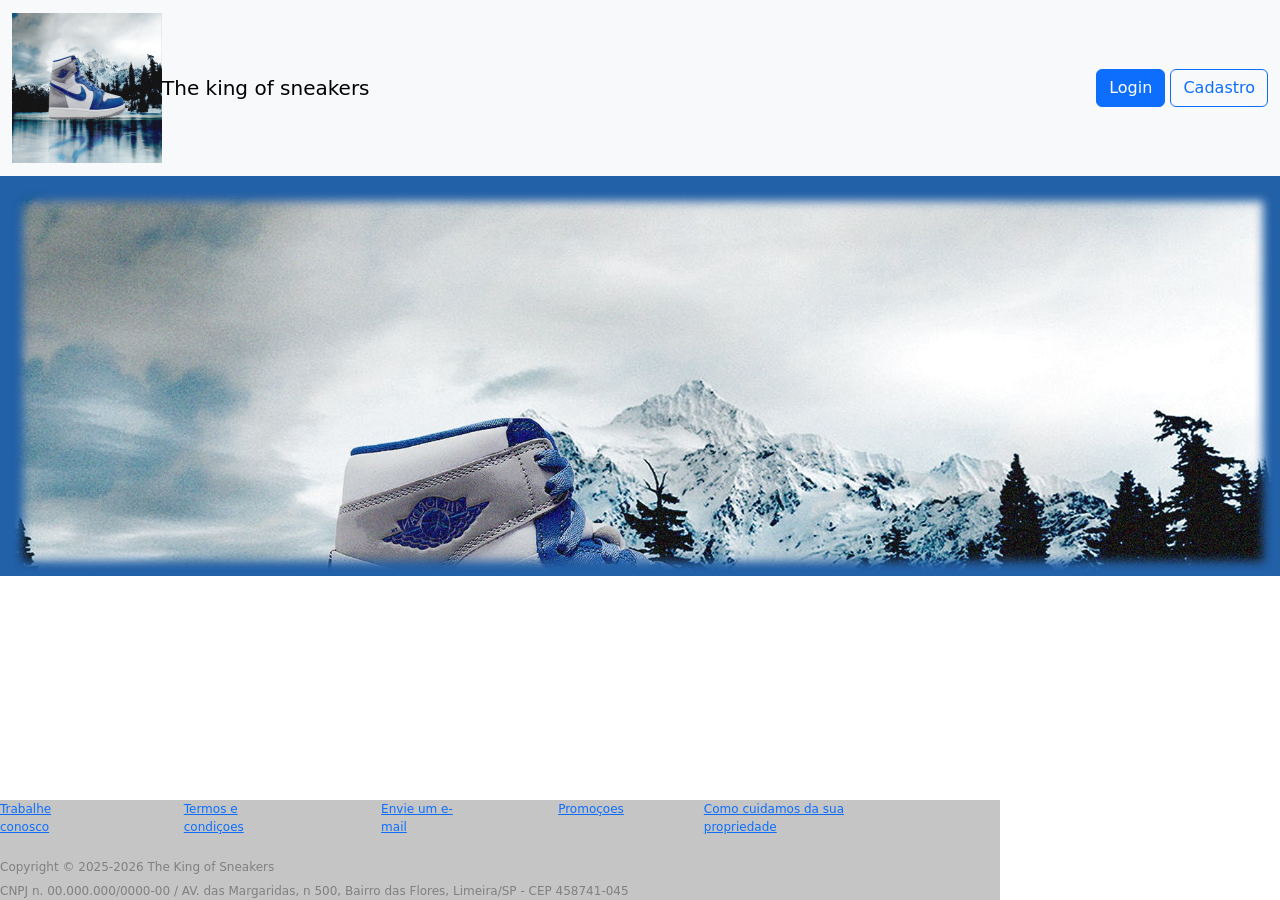
<file: index.html>
<!DOCTYPE html>
<html lang="pt-br">

<head>
    <meta charset="UTF-8">
    <meta name="viewport" content="width=device-width, initial-scale=1.0">
    <!--fontes-->
    <link rel="preconnect" href="https://fonts.googleapis.com">
    <link rel="preconnect" href="https://fonts.gstatic.com" crossorigin>
    <link href="https://fonts.googleapis.com/css2?family=Roboto:wght@100..900&display=swap" rel="stylesheet">
    <!--css-->
    <link rel="stylesheet" href="./css/index.css">
    <link rel="stylesheet" href="./css/style.css">
    <!--Bootstrap-->
    <link href="https://cdn.jsdelivr.net/npm/bootstrap@5.3.8/dist/css/bootstrap.min.css" rel="stylesheet"
        integrity="sha384-sRIl4kxILFvY47J16cr9ZwB07vP4J8+LH7qKQnuqkuIAvNWLzeN8tE5YBujZqJLB" crossorigin="anonymous">
    <title>The king of sneakers</title>
</head>
<!-- Cor de fundo da página e fonte -->

<body>
    <!--Navegação 2.0-->
    <nav class="navbar bg-body-tertiary">
        <div class="container-fluid">
            <a class="navbar-brand" href="#">
                <div class="d-flex align-items-center">
                    <img src="./assets/Air-Jordan-1-Retro-High-OG-True-Blue-White-Cement-Grey-DZ5485-410--12-30-22--feature02.jpg"
                        alt="Logo" width="30" height="24" class="d-inline-block align-text-top">
                    The king of sneakers
                </div>
            </a>
            <div>
                <a href="./pages/login.html" type="button" class="btn btn-primary">Login</a>
                <a href="./pages/cadastro.html" type="button" class="btn btn-outline-primary">Cadastro</a>
            </div>
        </div>
    </nav>
    <!--Navegação 1.0
        <header class="header-style">
            <div class="center">
                <img src="../assets/Air-Jordan-1-Retro-High-OG-True-Blue-White-Cement-Grey-DZ5485-410--12-30-22--feature02.jpg">
                </img>
                <h1 class="h1-style">
                The king of sneakers
                </h1>
                </div>           
                <div>
                <button onclick="document.location='login.html'" class="button1-style">
                    Login
                </button>
                <button onclick="document.location='cadastro.html'" class="button2-style">
                    Cadastro
                </button>
            </div>        
        </header> -->
    <section>
        <h1>

        </h1>
    </section>
    <footer class="footer-style">
        <div style="display: flex;">
            <p class="pad-right">
                <a href="./index.html">
                    Trabalhe conosco
                </a>

            </p>
            <p class="pad-right">
                <a href="./index.html">
                    Termos e condiçoes
                </a>
            </p>
            <p class="pad-right">
                <a href="mailto:vinicius.absantos1@senac.edu.br">
                    Envie um e-mail
                </a>
            </p>
            <p class="pad-right">
                <a href="./index.html">
                    Promoçoes
                </a>
            </p>
            <p class="pad-right">
                <a href="./index.html">
                    Como cuidamos da sua propriedade
                </a>
            </p>
        </div>
        <div class="footer-font2">
            Copyright © 2025-2026 The King of Sneakers
        </div>
        <div class="footer-font2">
            CNPJ n. 00.000.000/0000-00 / AV. das Margaridas, n 500, Bairro das Flores, Limeira/SP - CEP 458741-045
        </div>
    </footer>
    <!--JS Bootstrap-->
    <script src="https://cdn.jsdelivr.net/npm/bootstrap@5.3.8/dist/js/bootstrap.bundle.min.js"
        integrity="sha384-FKyoEForCGlyvwx9Hj09JcYn3nv7wiPVlz7YYwJrWVcXK/BmnVDxM+D2scQbITxI"
        crossorigin="anonymous"></script>
</body>

</html>
<style>

</style>
</file>
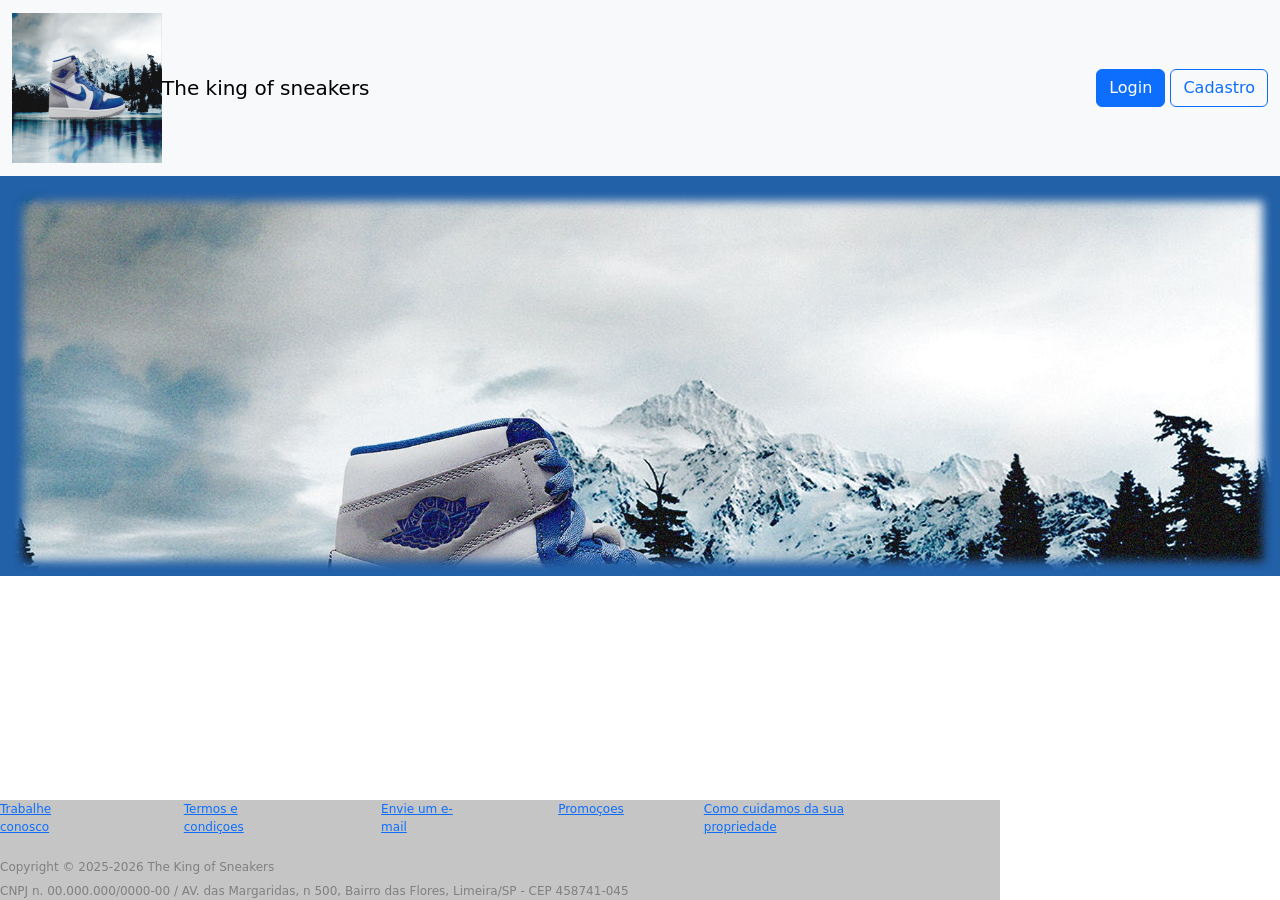
<file: pages/index.html>
<!DOCTYPE html>
<html lang="pt-br">

<head>
    <meta charset="UTF-8">
    <meta name="viewport" content="width=device-width, initial-scale=1.0">
    <!--fontes-->
    <link rel="preconnect" href="https://fonts.googleapis.com">
    <link rel="preconnect" href="https://fonts.gstatic.com" crossorigin>
    <link href="https://fonts.googleapis.com/css2?family=Roboto:wght@100..900&display=swap" rel="stylesheet">
    <!--css-->
    <link rel="stylesheet" href="../css/index.css">
    <link rel="stylesheet" href="../css/style.css">
    <!--Bootstrap-->
    <link href="https://cdn.jsdelivr.net/npm/bootstrap@5.3.8/dist/css/bootstrap.min.css" rel="stylesheet"
        integrity="sha384-sRIl4kxILFvY47J16cr9ZwB07vP4J8+LH7qKQnuqkuIAvNWLzeN8tE5YBujZqJLB" crossorigin="anonymous">
    <title>The king of sneakers</title>
</head>
<!-- Cor de fundo da página e fonte -->

<body>
    <!--Navegação 2.0-->
    <nav class="navbar bg-body-tertiary">
        <div class="container-fluid">
            <a class="navbar-brand" href="#">
                <div class="d-flex align-items-center">
                    <img src="../assets/Air-Jordan-1-Retro-High-OG-True-Blue-White-Cement-Grey-DZ5485-410--12-30-22--feature02.jpg"
                        alt="Logo" width="30" height="24" class="d-inline-block align-text-top">
                    The king of sneakers
                </div>
            </a>
            <div>
                <a href="../pages/login.html" type="button" class="btn btn-primary">Login</a>
                <a href="../pages/cadastro.html" type="button" class="btn btn-outline-primary">Cadastro</a>
            </div>
        </div>
    </nav>
    <!--Navegação 1.0
        <header class="header-style">
            <div class="center">
                <img src="../assets/Air-Jordan-1-Retro-High-OG-True-Blue-White-Cement-Grey-DZ5485-410--12-30-22--feature02.jpg">
                </img>
                <h1 class="h1-style">
                The king of sneakers
                </h1>
                </div>           
                <div>
                <button onclick="document.location='login.html'" class="button1-style">
                    Login
                </button>
                <button onclick="document.location='cadastro.html'" class="button2-style">
                    Cadastro
                </button>
            </div>        
        </header> -->
    <section>
        <h1>

        </h1>
    </section>
    <footer class="footer-style">
        <div style="display: flex;">
            <p class="pad-right">
                <a href="../pages/index.html">
                    Trabalhe conosco
                </a>

            </p>
            <p class="pad-right">
                <a href="../pages/index.html">
                    Termos e condiçoes
                </a>
            </p>
            <p class="pad-right">
                <a href="mailto:vinicius.absantos1@senac.edu.br">
                    Envie um e-mail
                </a>
            </p>
            <p class="pad-right">
                <a href="../pages/index.html">
                    Promoçoes
                </a>
            </p>
            <p class="pad-right">
                <a href="../pages/index.html">
                    Como cuidamos da sua propriedade
                </a>
            </p>
        </div>
        <div class="footer-font2">
            Copyright © 2025-2026 The King of Sneakers
        </div>
        <div class="footer-font2">
            CNPJ n. 00.000.000/0000-00 / AV. das Margaridas, n 500, Bairro das Flores, Limeira/SP - CEP 458741-045
        </div>
    </footer>
    <!--JS Bootstrap-->
    <script src="https://cdn.jsdelivr.net/npm/bootstrap@5.3.8/dist/js/bootstrap.bundle.min.js"
        integrity="sha384-FKyoEForCGlyvwx9Hj09JcYn3nv7wiPVlz7YYwJrWVcXK/BmnVDxM+D2scQbITxI"
        crossorigin="anonymous"></script>
</body>

</html>
<style>

</style>
</file>
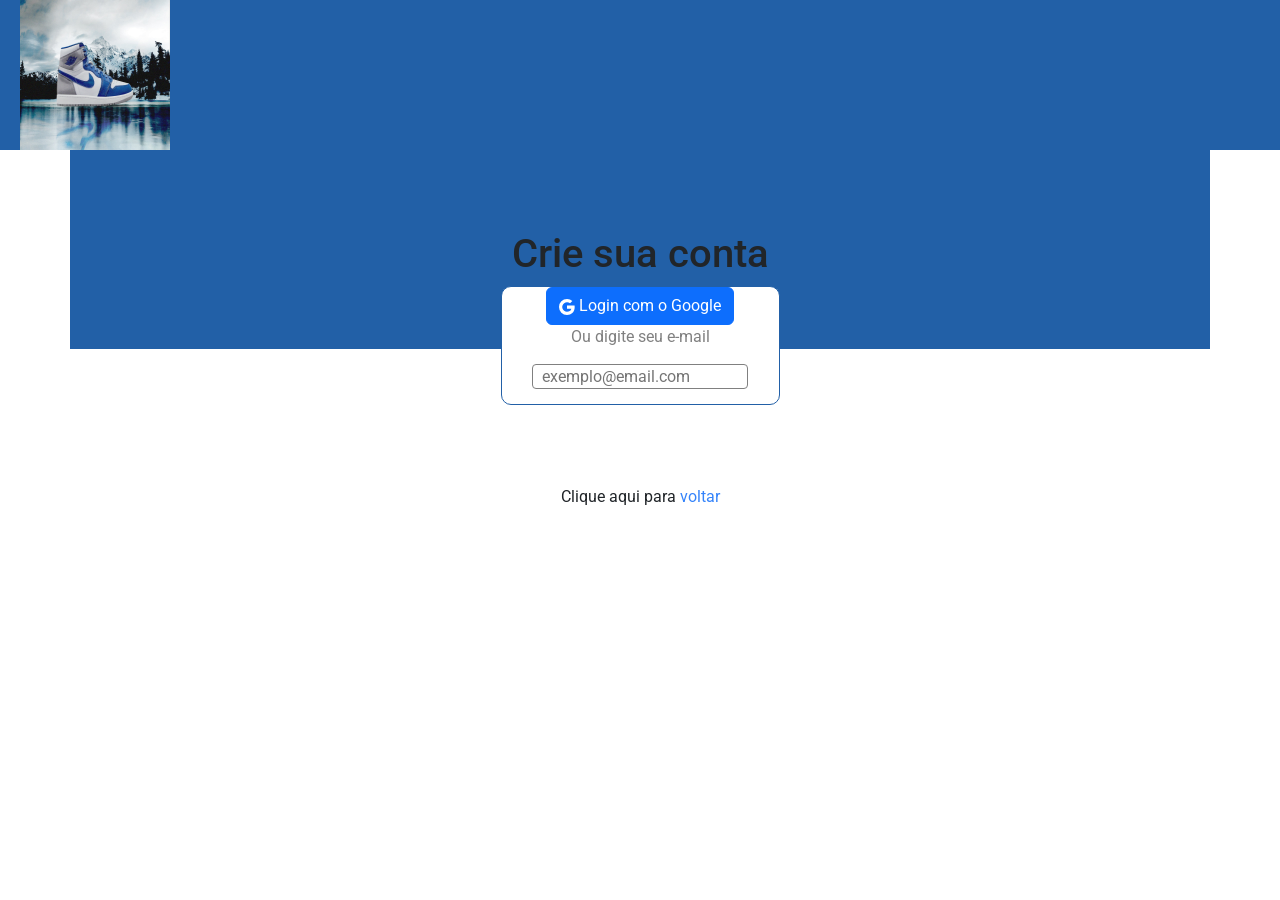
<file: pages/cadastro.html>
<!DOCTYPE html>
<html lang="pt-br">

<head>
    <meta charset="UTF-8">
    <meta name="viewport" content="width=device-width, initial-scale=1.0">
    <link rel="preconnect" href="https://fonts.googleapis.com">
    <link rel="preconnect" href="https://fonts.gstatic.com" crossorigin>
    <link href="https://fonts.googleapis.com/css2?family=Roboto:wght@100..900&display=swap" rel="stylesheet">
    <link rel="stylesheet" href="../css/cadastro.css">
    <link rel="stylesheet" href="../css/style.css">
    <!--bootstrap-->
     <link href="https://cdn.jsdelivr.net/npm/bootstrap@5.3.8/dist/css/bootstrap.min.css" rel="stylesheet"
        integrity="sha384-sRIl4kxILFvY47J16cr9ZwB07vP4J8+LH7qKQnuqkuIAvNWLzeN8tE5YBujZqJLB" crossorigin="anonymous">
    <title>
        Cadastro
    </title>
</head>

<body class="roboto-400">
    <header class="header-style">
        <div class="center">
            <a href="./index.html">
                <img
                    src="../assets/Air-Jordan-1-Retro-High-OG-True-Blue-White-Cement-Grey-DZ5485-410--12-30-22--feature02.jpg">
                </img>
            </a>
        </div>
    </header>
    <div class="container bg-page">
        <div class="top">
            <!-- texto criar conta-->
            <div class="criar-conta">
                <h1>
                    Crie sua conta
                </h1>
            </div>
            <!--formulario-->
            <div class="borda container bg-painel">
                 <button class="btn btn-primary" type="button">
                            <svg xmlns="http://www.w3.org/2000/svg" width="16" height="16" fill="currentColor"
                                class="bi bi-google" viewBox="0 0 16 16">
                                <path
                                    d="M15.545 6.558a9.4 9.4 0 0 1 .139 1.626c0 2.434-.87 4.492-2.384 5.885h.002C11.978 15.292 10.158 16 8 16A8 8 0 1 1 8 0a7.7 7.7 0 0 1 5.352 2.082l-2.284 2.284A4.35 4.35 0 0 0 8 3.166c-2.087 0-3.86 1.408-4.492 3.304a4.8 4.8 0 0 0 0 3.063h.003c.635 1.893 2.405 3.301 4.492 3.301 1.078 0 2.004-.276 2.722-.764h-.003a3.7 3.7 0 0 0 1.599-2.431H8v-3.08z" />
                            </svg>
                            Login com o Google
                        </button>
                <!--bt-ggogle
                <button class="bt-google">
                    <div class="center">
                        <div class="tam-icon">
                            <svg version="1.1" width="20px" xmlns="http://www.w3.org/2000/svg" viewBox="0 0 48 48"
                                class="LgbsSe-Bz112c">
                                <g>
                                    <path fill="#EA4335"
                                        d="M24 9.5c3.54 0 6.71 1.22 9.21 3.6l6.85-6.85C35.9 2.38 30.47 0 24 0 14.62 0 6.51 5.38 2.56 13.22l7.98 6.19C12.43 13.72 17.74 9.5 24 9.5z">
                                    </path>
                                    <path fill="#4285F4"
                                        d="M46.98 24.55c0-1.57-.15-3.09-.38-4.55H24v9.02h12.94c-.58 2.96-2.26 5.48-4.78 7.18l7.73 6c4.51-4.18 7.09-10.36 7.09-17.65z">
                                    </path>
                                    <path fill="#FBBC05"
                                        d="M10.53 28.59c-.48-1.45-.76-2.99-.76-4.59s.27-3.14.76-4.59l-7.98-6.19C.92 16.46 0 20.12 0 24c0 3.88.92 7.54 2.56 10.78l7.97-6.19z">
                                    </path>
                                    <path fill="#34A853"
                                        d="M24 48c6.48 0 11.93-2.13 15.89-5.81l-7.73-6c-2.15 1.45-4.92 2.3-8.16 2.3-6.26 0-11.57-4.22-13.47-9.91l-7.98 6.19C6.51 42.62 14.62 48 24 48z">
                                    </path>
                                    <path fill="none" d="M0 0h48v48H0z"></path>
                                </g>
                            </svg>
                        </div>
                        <div class="tam-text text-center">
                            Continuar com o google
                        </div>
                    </div>
                </button>-->
                <div class="text-center digite-email">
                    Ou digite seu e-mail
                </div>
                <input class="input-email" placeholder="exemplo@email.com">
                </input>
            </div>
            <!--bt-voltar-->
            <div class=" roboto-400 text-center top">
                Clique aqui para
                <a class="style-voltar" href="./index.html">
                    voltar
                </a>
            </div>
        </div>
</body>

</html>
<style>


</style>
</file>
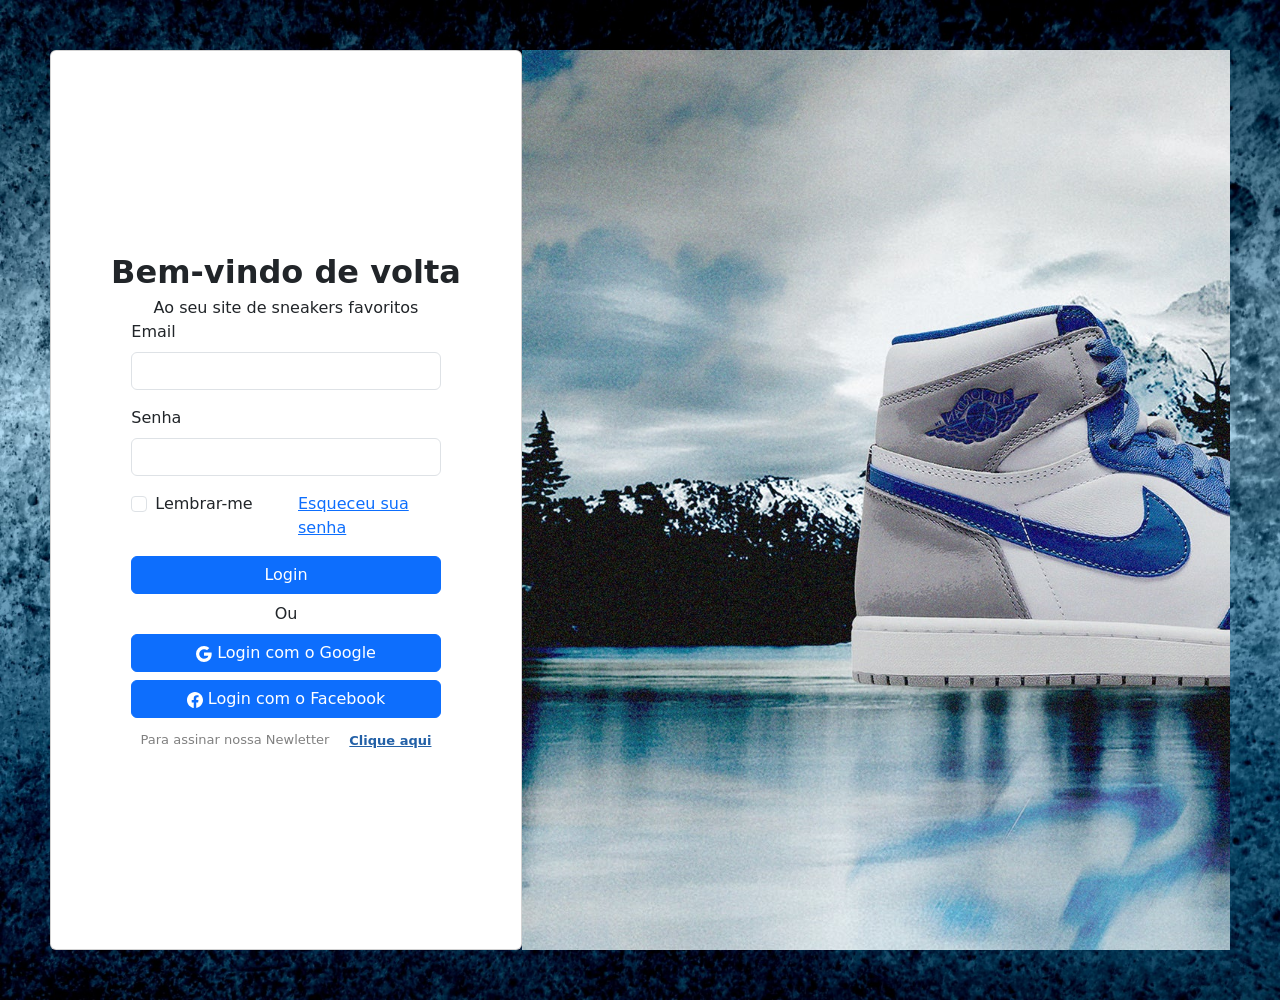
<file: pages/login.html>
<!DOCTYPE html>
<html lang="pt-br">

<head>
    <meta charset="UTF-8">
    <meta name="viewport" content="width=device-width, initial-scale=1.0">
    <link rel="stylesheet" href="../css/login.css">
    <link rel="stylesheet" href="../css/style.css">
    <link href="https://cdn.jsdelivr.net/npm/bootstrap@5.3.8/dist/css/bootstrap.min.css" rel="stylesheet"
        integrity="sha384-sRIl4kxILFvY47J16cr9ZwB07vP4J8+LH7qKQnuqkuIAvNWLzeN8tE5YBujZqJLB" crossorigin="anonymous">
    <title>
        Login
    </title>
</head>

<body class="Roboto-400">
    <div class="borda-login">
        <div class="container-login">
            <div class="left card">
                <div class="font-welcome">
                    Bem-vindo de volta
                </div>
                <div class="sub-welcome">
                    Ao seu site de sneakers favoritos
                </div>
                <!--Formulario 2.0-->
                <form>
                    <div class="mb-3">
                        <label for="exampleInputEmail1" class="form-label">Email</label>
                        <input type="email" class="form-control" id="exampleInputEmail1" aria-describedby="emailHelp">
                    </div>
                    <div class="mb-3">
                        <label for="exampleInputPassword1" class="form-label">Senha</label>
                        <input type="password" class="form-control" id="exampleInputPassword1">
                    </div>
                    <div class="row">
                        <div class="col">
                            <div class="mb-3 form-check">
                                <input type="checkbox" class="form-check-input" id="exampleCheck1">
                                <label class="form-check-label" for="exampleCheck1">Lembrar-me</label>
                            </div>
                        </div>
                        <div class="col">
                            <div>
                                <p><a class="link-opacity-100-hover" href="#">Esqueceu sua senha</a></p>
                            </div>
                        </div>
                    </div>
                    <!--Bt-login 2.0-->
                    <div class="d-grid gap-2">
                        <button class="btn btn-primary" type="button">
                            Login
                        </button>
                        <div class="text-center">Ou</div>
                        <button class="btn btn-primary" type="button">
                            <svg xmlns="http://www.w3.org/2000/svg" width="16" height="16" fill="currentColor"
                                class="bi bi-google" viewBox="0 0 16 16">
                                <path
                                    d="M15.545 6.558a9.4 9.4 0 0 1 .139 1.626c0 2.434-.87 4.492-2.384 5.885h.002C11.978 15.292 10.158 16 8 16A8 8 0 1 1 8 0a7.7 7.7 0 0 1 5.352 2.082l-2.284 2.284A4.35 4.35 0 0 0 8 3.166c-2.087 0-3.86 1.408-4.492 3.304a4.8 4.8 0 0 0 0 3.063h.003c.635 1.893 2.405 3.301 4.492 3.301 1.078 0 2.004-.276 2.722-.764h-.003a3.7 3.7 0 0 0 1.599-2.431H8v-3.08z" />
                            </svg>
                            Login com o Google
                        </button>
                        <button class="btn btn-primary" type="button">
                            <svg xmlns="http://www.w3.org/2000/svg" width="16" height="16" fill="currentColor"
                                class="bi bi-facebook" viewBox="0 0 16 16">
                                <path
                                    d="M16 8.049c0-4.446-3.582-8.05-8-8.05C3.58 0-.002 3.603-.002 8.05c0 4.017 2.926 7.347 6.75 7.951v-5.625h-2.03V8.05H6.75V6.275c0-2.017 1.195-3.131 3.022-3.131.876 0 1.791.157 1.791.157v1.98h-1.009c-.993 0-1.303.621-1.303 1.258v1.51h2.218l-.354 2.326H9.25V16c3.824-.604 6.75-3.934 6.75-7.951" />
                            </svg>
                            Login com o Facebook
                        </button>
                    </div>
                
                   


                    
                </form>
                <div style="display:flex; padding-top: 10px;" class="center">

                    <!--newletter-->
                    <div class="center">
                        <div class="caption">
                            Para assinar nossa Newletter
                        </div>
                    </div>

                    <!--clique aqui-->
                    <div>
                        <a class="caption" style="color:#2260a7; font-weight: bold; padding-left: 20px;"
                            href="../pages/index.html">
                            Clique aqui
                        </a>
                    </div>
            </div>
        </div>
        <div class="right">
        </div>
    </div>
    <script src="https://cdn.jsdelivr.net/npm/bootstrap@5.3.8/dist/js/bootstrap.bundle.min.js"
        integrity="sha384-FKyoEForCGlyvwx9Hj09JcYn3nv7wiPVlz7YYwJrWVcXK/BmnVDxM+D2scQbITxI"
        crossorigin="anonymous"></script>
</body>

</html>
</file>
<file: css/index.css>
footer {
        position: absolute;
        bottom: 0;
}

body {
        background-color: #2260a7; 
        color:white;
}

img {
        width: 150px; 
        height: 150px;
}

section{
    /*tamanho vertical*/
    height: 400px;

    /*atributos da imagel*/
    background:black;
    background-size: cover;
    background-image:url(../assets/Air-Jordan-1-Retro-High-OG-True-Blue-White-Cement-Grey-DZ5485-410--12-30-22--feature02.jpg);
    background-repeat: no-repeat;

    /*filter*/
    filter: grayscale(0%);
    box-shadow: inset 3px 5px 10px 20px #2260a7;

    /*alinhamento*/
    align-items: center;
    justify-content: center;
    display: flex;

}
.footer-style{
    background: #c5c5c5;
    color: black;
    width: 1000px;
    font-size: 12px;
}
.footer-font2{
    color: gray;
    padding-top: 6px;
    
}
a{
    text-decoration: none;
    color: rgb(2, 2, 2);
}

.pad-right{
    padding-right: 8%;
}
</file>
<file: css/style.css>
.roboto-400 {
    font-family: "Roboto", sans-serif;
    font-optical-sizing: auto;
    font-weight: 400;
    font-style: normal;
    font-variation-settings:"wdth" 100;
}

.header-style {
    padding-left: 20px; 
    padding-right: 20px; 
    background: #2260a7; 
    display: flex; 
    justify-content: space-between; 
    align-items: center;
}

.container {
    display:flex;
    justify-content: center;
    flex-direction: column ;
    align-items: center;
}

.button1-style {
    color: #2260a7; 
    background: white; 
    border: 1px solid black; 
    margin-right: 5px; 
    padding: 18px; 
    border-radius: 30px;
}

.button2-style {
    color: #2260a7; 
    background: white; 
    border: 1px solid black; 
    margin-right: 5px; 
    padding: 18px; 
    border-radius: 30px;
}

.center {
    display: flex;
    align-items: center;
}

a {
    text-decoration: none;
}

.h1-style {
    padding-left: 10px;
    color: white
}

.style-voltar {
    text-decoration: none;
    color:#3483fa;
}

.text-center {
    position: relative;
    text-align: center;
}

.bg-painel {
    background: white;
}

.bt-1 {
    background: #2260a7;
    border-radius: 4px;
    padding: 9px;
    border: 1px solid gray;
    width: 106%;
}

.bt-google{
    background: white;
    border-radius: 4px;
    padding: 9px;
    border: 1px solid gray;
    width: 104%;
    margin: 10px;
}
</file>
<file: css/cadastro.css>
img {
    width: 150px; 
    height: 150px;
}

.tam-text{
    width: 90%;
}

.tam-icon{
    width: 5%;
}

.top{
    top: 80px;
position: relative;
}
    
.bg-page{
    background: #2260a7;
}

.digite-email{
    color: gray;       
}

.input-email{
    margin: 15px;
    width: 85%;
    background: white;
    border-radius: 4px;
    padding: 9px;
    border: 1px solid gray;
    height: 25px;
}

.bt-google{
    background: white;
    border-radius: 4px;
    padding: 9px;
    border: 1px solid gray;
    margin: 15px;
    width: 90%;
}
    
.borda {
    width: 400px;
    border: 1.7px solid #2260a7;
    border-radius:10px;
}

.criar-conta {
    display: flex;
    justify-content: center;
}
</file>
<file: css/login.css>
.font-welcome{
    font-size: 32px;
    font-weight: bold;
}
.sub-welcome{
    font-size: 16px;
}
.container-login{
    display: flex;
    height:100vh ;
}
.left{
    width: 40%;
    background:white ;
    display: flex;
    align-items: center;
    justify-content: center;
    font-size: 16px;
    padding: 50px;
    display: grid;
}
.right{
    width: 60%;
    background:black ;
    display: flex;
    align-items: center;
    justify-content: center;
    font-size: 16px;
    color: white;

    /*atributos de imagem*/
    background:black;
    background-size: cover;
    background-image:url(../assets/Air-Jordan-1-Retro-High-OG-True-Blue-White-Cement-Grey-DZ5485-410--12-30-22--feature02.jpg);
    background-repeat: no-repeat;
}
.borda-login{
    background:black;
    background-size: cover;
    background-image:url(../assets/R.jpg);
    background-repeat: no-repeat; 
    padding: 50px;   
}
.input-email-login{
    width: 100%;
    background: white;
    border-radius: 4px;
    padding: 10px;
    border: 1px solid gray;
    height: 25px;   
}
.input-senha-login{
    margin-top: 20px;
    width: 100%;
    background: white;
    border-radius: 4px;
    padding: 10px;
    border: 1px solid gray;
    height: 25px;   
}
.caption{
    font-size: 13px;
    color: gray;
}
</file>
